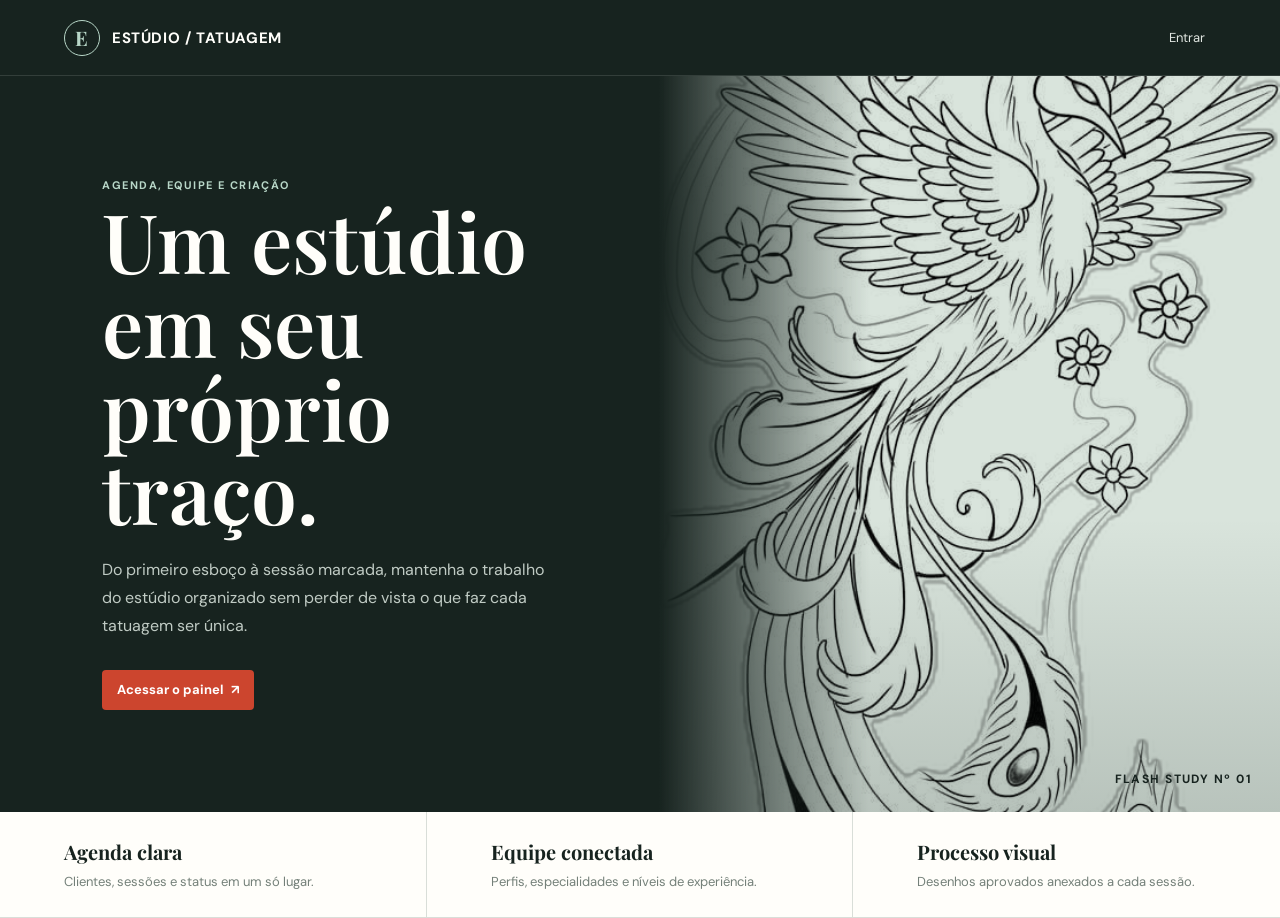
<file: frontend/index.html>
<!DOCTYPE html>
<html lang="pt-BR">
<head>
  <meta charset="UTF-8">
  <meta name="viewport" content="width=device-width, initial-scale=1">
  <meta name="theme-color" content="#17231f">
  <title>Estúdio | Gestão de tatuagem</title>
  <link rel="stylesheet" href="css/app.css">
</head>
<body>
  <header class="site-header">
    <a class="brand" href="index.html"><span class="brand-mark">E</span><span>ESTÚDIO / TATUAGEM</span></a>
    <nav class="site-nav" aria-label="Navegação principal"><a href="login.html">Entrar</a></nav>
  </header>
  <main>
    <section class="hero">
      <div class="hero-copy">
        <p class="eyebrow">Agenda, equipe e criação</p>
        <h1>Um estúdio<br>em seu próprio traço.</h1>
        <p>Do primeiro esboço à sessão marcada, mantenha o trabalho do estúdio organizado sem perder de vista o que faz cada tatuagem ser única.</p>
        <div class="hero-actions"><a class="button primary" href="login.html">Acessar o painel <span aria-hidden="true">↗</span></a></div>
      </div>
      <div class="hero-art"><img src="../aulas/desenhostatuagens/fenix.png" alt="Desenho de uma fênix em estilo tradicional de tatuagem"><span class="hero-index">FLASH STUDY Nº 01</span></div>
    </section>
    <section class="intro-band" aria-label="Áreas do sistema">
      <div class="intro-item"><strong>Agenda clara</strong><span>Clientes, sessões e status em um só lugar.</span></div>
      <div class="intro-item"><strong>Equipe conectada</strong><span>Perfis, especialidades e níveis de experiência.</span></div>
      <div class="intro-item"><strong>Processo visual</strong><span>Desenhos aprovados anexados a cada sessão.</span></div>
    </section>
  </main>
</body>
</html>
</file>
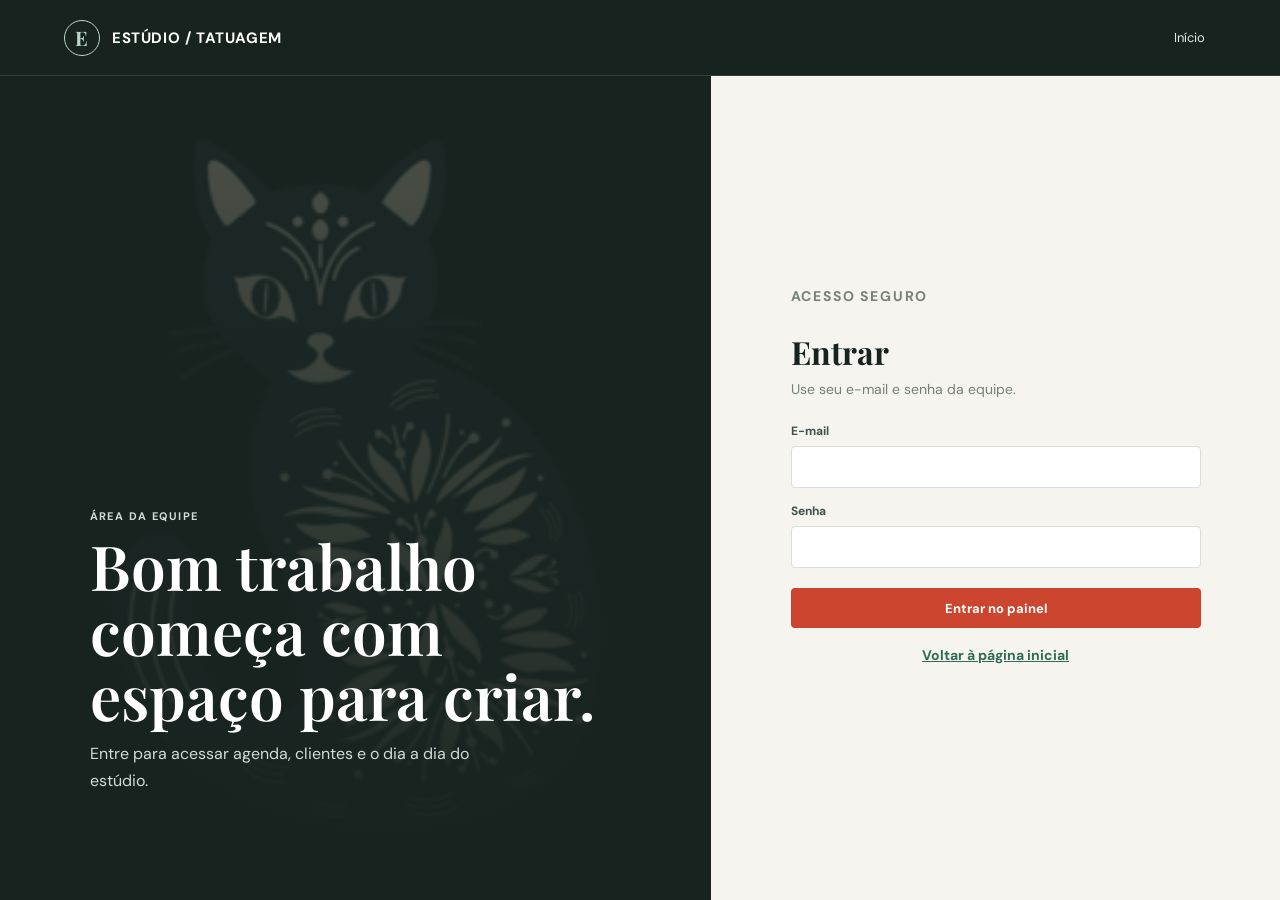
<file: frontend/cadastro.html>
<!DOCTYPE html>
<html lang="pt-BR">
<head>
  <meta charset="UTF-8">
  <meta name="viewport" content="width=device-width, initial-scale=1">
  <title>Novo funcionário | Estúdio</title>
  <link rel="stylesheet" href="css/app.css">
</head>
<body>
  <div id="nav-root"></div>
  <main class="page-shell">
    <div class="page-heading"><div><p class="eyebrow">Equipe do estúdio</p><h1>Novo funcionário</h1><p>Crie uma conta para alguém da equipe.</p></div></div>
    <div id="mensagem" class="alert notice" role="alert"></div>
    <section class="panel form-panel"><form id="form-cadastro" class="form-grid">
      <div class="field wide"><label for="nome">Nome</label><input id="nome" maxlength="100" autocomplete="name" required></div>
      <div class="field wide"><label for="email">E-mail</label><input id="email" type="email" maxlength="150" autocomplete="email" required></div>
      <div class="field wide"><label for="senha">Senha inicial</label><input id="senha" type="password" minlength="8" maxlength="72" autocomplete="new-password" required><p class="field-help">Mínimo de 8 caracteres.</p></div>
      <div class="form-actions"><button class="button primary" type="submit">Criar funcionário</button><a class="button secondary" href="dashboard.html">Cancelar</a></div>
    </form></section>
  </main>
  <script src="js/auth.js"></script><script src="js/app.js"></script><script src="js/cadastro.js"></script>
</body>
</html>
</file>
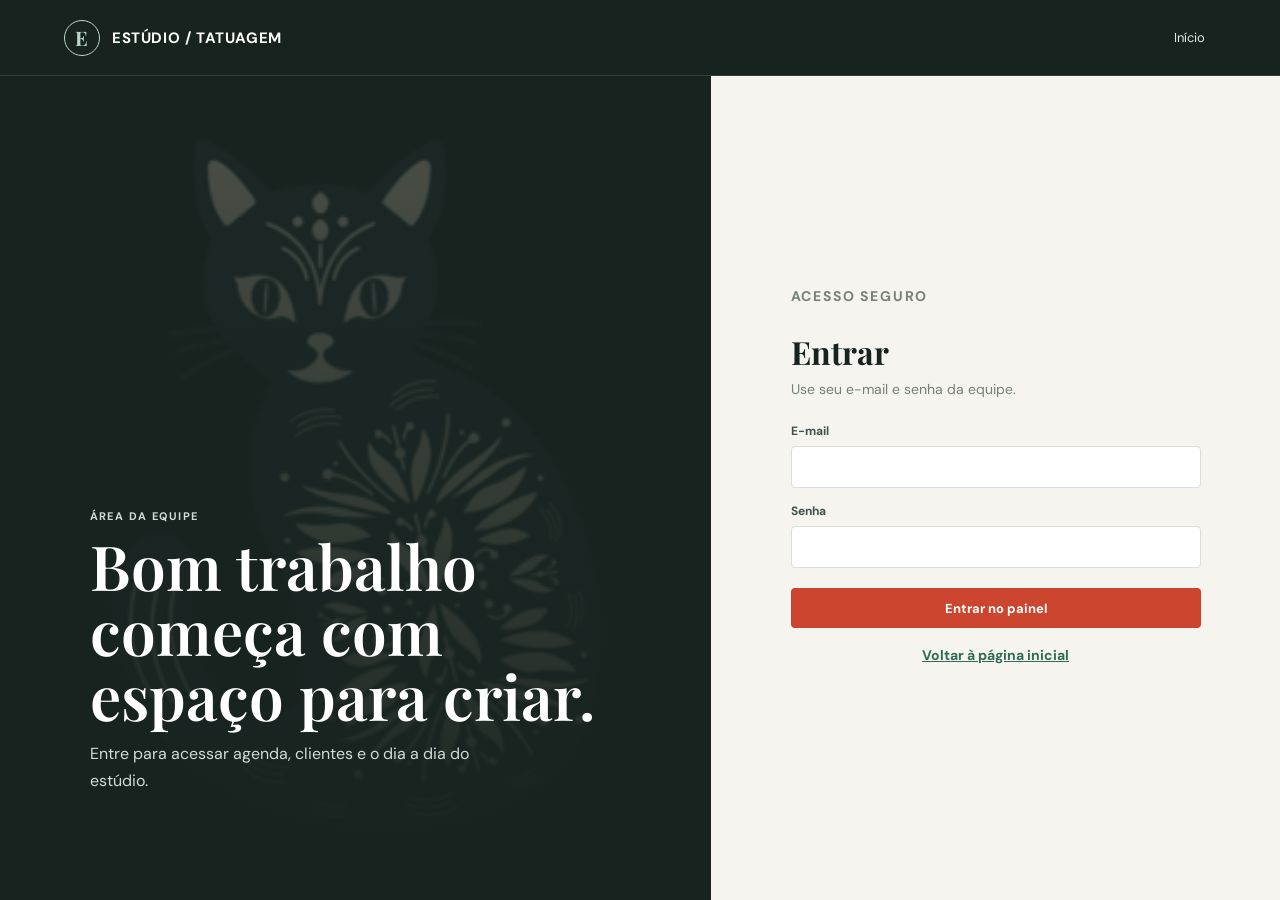
<file: frontend/clientes.html>
<!DOCTYPE html>
<html lang="pt-BR">
<head>
  <meta charset="UTF-8">
  <meta name="viewport" content="width=device-width, initial-scale=1">
  <title>Clientes | Estúdio</title>
  <link rel="stylesheet" href="css/app.css">
</head>
<body>
  <div id="nav-root"></div>
  <main class="page-shell">
    <div class="page-heading"><div><p class="eyebrow">Relacionamento</p><h1>Clientes</h1><p>Informações e histórico de quem passa pelo estúdio.</p></div></div>
    <div id="mensagem" class="alert notice" role="alert"></div>
    <section class="panel form-panel"><form id="form-cliente" class="form-grid">
      <div class="field wide"><label for="nome">Nome</label><input id="nome" maxlength="100" required></div>
      <div class="field"><label for="cpf">CPF</label><input id="cpf" inputmode="numeric" pattern="[0-9]{11}" maxlength="11" placeholder="11 números" required></div>
      <div class="field"><label for="telefone">Telefone</label><input id="telefone" maxlength="20" autocomplete="tel"></div>
      <div class="field"><label for="cidade">Cidade</label><input id="cidade" maxlength="100"></div>
      <div class="field"><label for="uf">UF</label><input id="uf" maxlength="2" pattern="[A-Za-z]{2}" placeholder="SP"></div>
      <div class="form-actions"><button id="btn-submit" class="button primary" type="submit">Cadastrar cliente</button><button id="btn-cancelar" class="button secondary" type="button" hidden>Cancelar</button></div>
    </form></section>
    <section class="panel"><div class="table-wrap"><table><thead><tr><th>ID</th><th>Nome</th><th>CPF</th><th>Telefone</th><th>Cidade</th><th>UF</th><th>Ações</th></tr></thead><tbody id="corpo-tabela"><tr><td colspan="7" class="empty-state">Carregando clientes...</td></tr></tbody></table></div></section>
  </main>
  <script src="js/auth.js"></script><script src="js/app.js"></script><script src="js/clientes.js"></script>
</body>
</html>
</file>
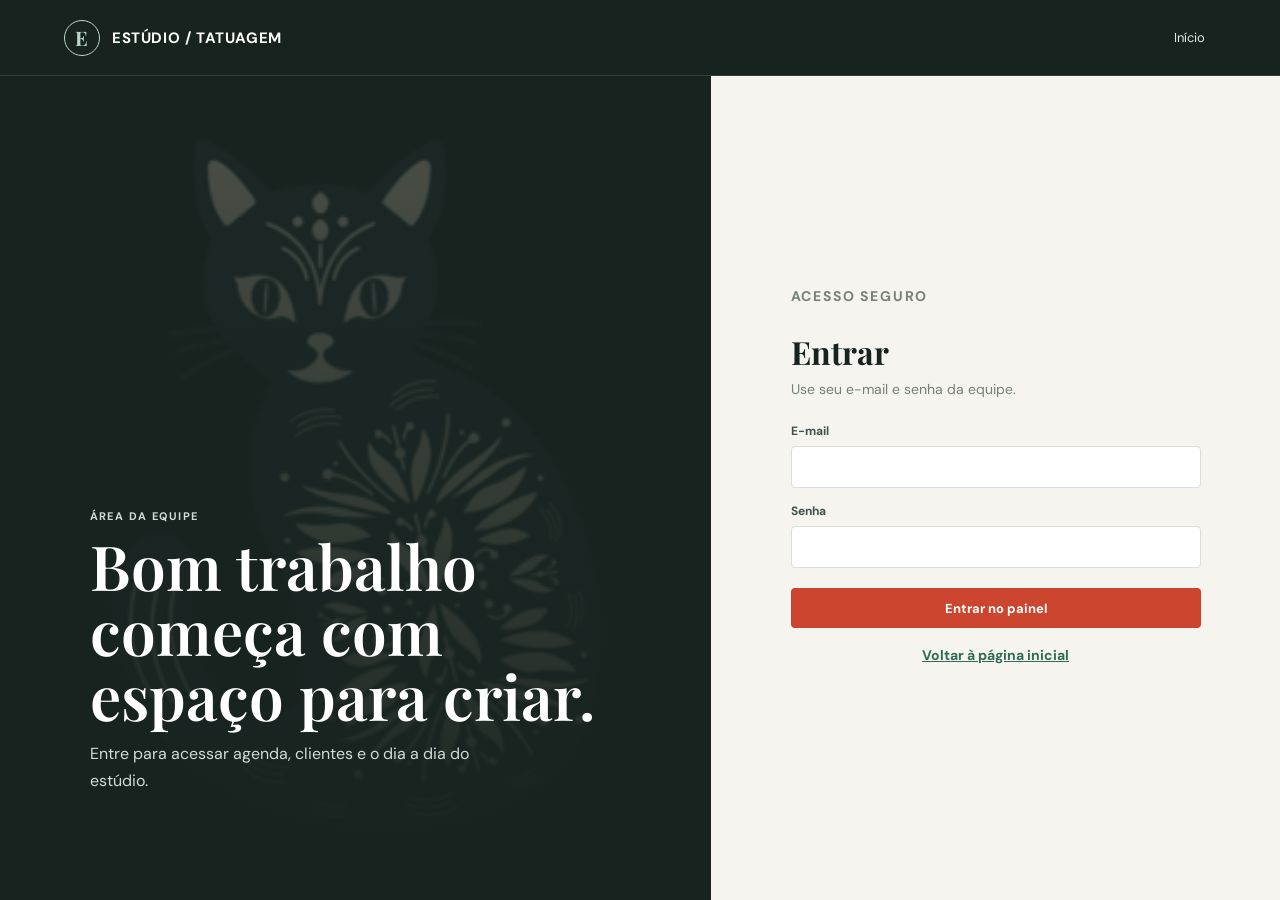
<file: frontend/dashboard.html>
<!DOCTYPE html>
<html lang="pt-BR">
<head>
  <meta charset="UTF-8">
  <meta name="viewport" content="width=device-width, initial-scale=1">
  <title>Painel | Estúdio</title>
  <link rel="stylesheet" href="css/app.css">
</head>
<body>
  <div id="nav-root"></div>
  <main class="page-shell">
    <section class="dashboard-welcome"><div><p class="eyebrow">Visão geral</p><h1 class="display-title">Seu estúdio, em dia.</h1><p>Acompanhe os cadastros e organize as próximas sessões.</p></div><p id="data-hoje" class="eyebrow"></p></section>
    <section class="metric-grid" aria-label="Resumo do estúdio">
      <div class="metric"><span>Clientes</span><strong id="total-clientes">—</strong></div>
      <div class="metric"><span>Tatuadores</span><strong id="total-tatuadores">—</strong></div>
      <div class="metric"><span>Agendamentos</span><strong id="total-agendamentos">—</strong></div>
      <div class="metric"><span>Pendentes</span><strong id="total-pendentes">—</strong></div>
    </section>
    <h2 class="dashboard-section-title">Acessar área <span class="eyebrow">01 — 06</span></h2>
    <section class="module-grid">
      <a class="module-link" href="agendamentos.html"><span>01 / ATENDIMENTO</span><strong>Agendamentos</strong><i aria-hidden="true">↗</i></a>
      <a class="module-link" href="clientes.html"><span>02 / RELACIONAMENTO</span><strong>Clientes</strong><i aria-hidden="true">↗</i></a>
      <a class="module-link" href="tatuadores.html"><span>03 / EQUIPE</span><strong>Tatuadores</strong><i aria-hidden="true">↗</i></a>
      <a class="module-link" href="senioridade.html"><span>04 / EQUIPE</span><strong>Senioridade</strong><i aria-hidden="true">↗</i></a>
      <a class="module-link" href="estilos.html"><span>05 / CATÁLOGO</span><strong>Estilos</strong><i aria-hidden="true">↗</i></a>
      <a class="module-link" id="atalho-funcionario" href="cadastro.html" hidden><span>06 / ADMINISTRAÇÃO</span><strong>Novo funcionário</strong><i aria-hidden="true">↗</i></a>
    </section>
  </main>
  <script src="js/auth.js"></script><script src="js/app.js"></script><script src="js/dashboard.js"></script>
</body>
</html>
</file>
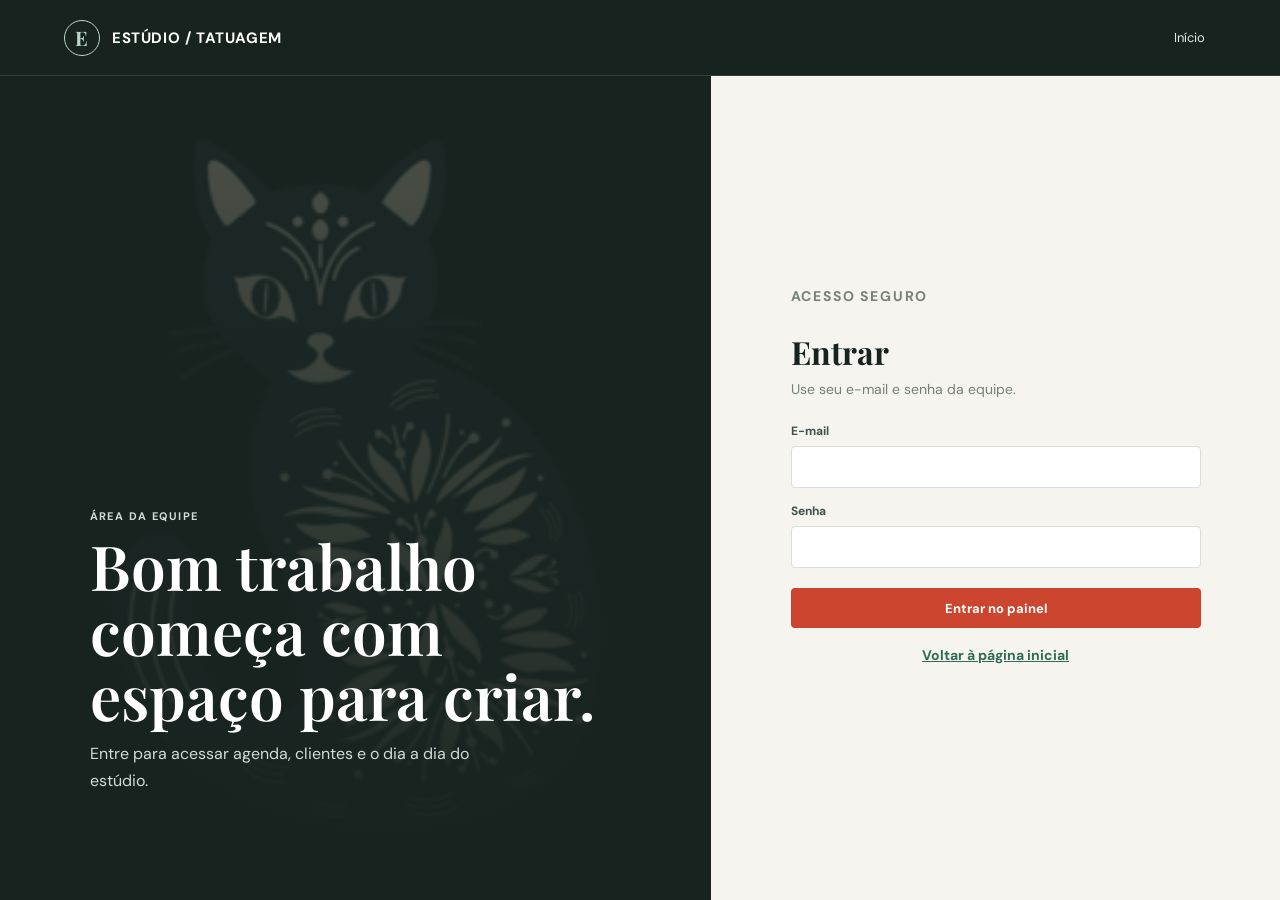
<file: frontend/login.html>
<!DOCTYPE html>
<html lang="pt-BR">
<head>
  <meta charset="UTF-8">
  <meta name="viewport" content="width=device-width, initial-scale=1">
  <title>Entrar | Estúdio</title>
  <link rel="stylesheet" href="css/app.css">
</head>
<body>
  <header class="site-header"><a class="brand" href="index.html"><span class="brand-mark">E</span><span>ESTÚDIO / TATUAGEM</span></a><nav class="site-nav"><a href="index.html">Início</a></nav></header>
  <main class="auth-layout">
    <aside class="auth-aside"><img src="../aulas/desenhostatuagens/gatinho2.webp" alt="Ilustração para tatuagem"><p class="eyebrow">Área da equipe</p><h1>Bom trabalho começa com espaço para criar.</h1><p>Entre para acessar agenda, clientes e o dia a dia do estúdio.</p></aside>
    <section class="auth-main"><div class="auth-card"><p class="eyebrow">Acesso seguro</p><h2>Entrar</h2><p>Use seu e-mail e senha da equipe.</p><div id="mensagem" class="alert" role="alert"></div><form id="form-login" class="auth-form">
      <div class="field full"><label for="email">E-mail</label><input id="email" type="email" autocomplete="username" required></div>
      <div class="field full"><label for="senha">Senha</label><input id="senha" type="password" autocomplete="current-password" required></div>
      <button class="button primary" type="submit">Entrar no painel</button>
    </form><p class="auth-foot"><a href="index.html">Voltar à página inicial</a></p></div></section>
  </main>
  <script src="js/auth.js"></script><script src="js/app.js"></script><script src="js/login.js"></script>
</body>
</html>
</file>
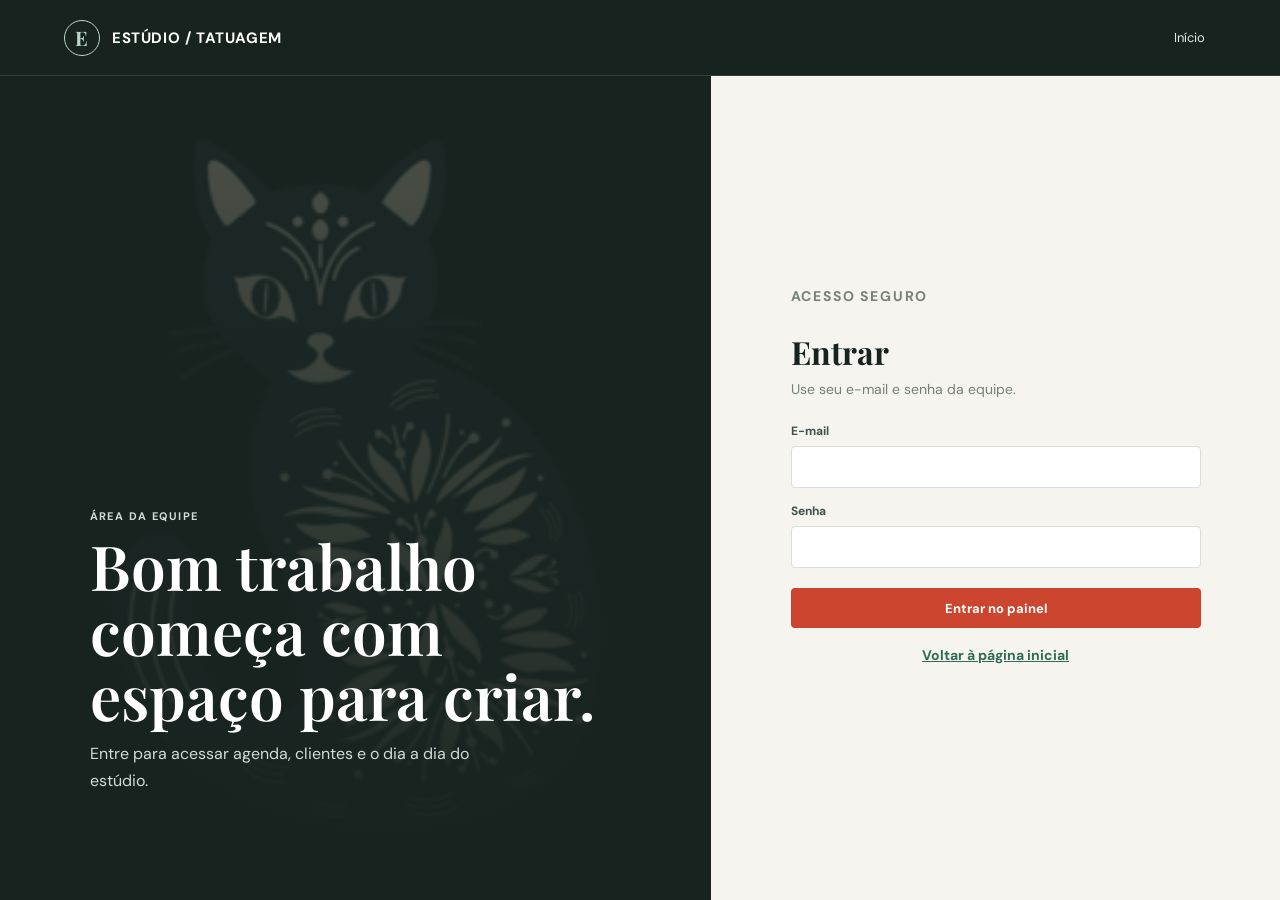
<file: frontend/senioridade.html>
<!DOCTYPE html>
<html lang="pt-BR">
<head>
  <meta charset="UTF-8">
  <meta name="viewport" content="width=device-width, initial-scale=1">
  <title>Senioridade | Estúdio</title>
  <link rel="stylesheet" href="css/app.css">
</head>
<body>
  <div id="nav-root"></div>
  <main class="page-shell">
    <div class="page-heading"><div><p class="eyebrow">Equipe</p><h1>Senioridade</h1><p>Níveis de experiência disponíveis para os tatuadores.</p></div></div>
    <div id="mensagem" class="alert notice" role="alert"></div>
    <section class="panel form-panel"><form id="form-senioridade" class="form-grid">
      <div class="field wide"><label for="nome">Nome do nível</label><input id="nome" maxlength="50" placeholder="Ex.: Júnior" required></div>
      <div class="form-actions"><button id="btn-submit" class="button primary" type="submit">Adicionar nível</button><button id="btn-cancelar" class="button secondary" type="button" hidden>Cancelar</button></div>
    </form></section>
    <section class="panel"><div class="table-wrap"><table><thead><tr><th>ID</th><th>Nome</th><th>Ações</th></tr></thead><tbody id="corpo-tabela"><tr><td colspan="3" class="empty-state">Carregando níveis...</td></tr></tbody></table></div></section>
  </main>
  <script src="js/auth.js"></script><script src="js/app.js"></script><script src="js/senioridade.js"></script>
</body>
</html>
</file>
<file: frontend/css/app.css>
@import url('https://fonts.googleapis.com/css2?family=DM+Sans:wght@400;500;600;700&family=Playfair+Display:wght@500;600;700&display=swap');

:root {
  color-scheme: light;
  --ink: #17231f;
  --ink-soft: #3f514b;
  --paper: #f5f4ef;
  --surface: #fffefa;
  --line: #d9ded8;
  --muted: #748079;
  --accent: #cc452e;
  --accent-dark: #a93421;
  --mint: #b8d7c8;
  --mint-dark: #316b55;
  --danger: #b43b30;
  --shadow: 0 18px 50px rgb(23 35 31 / 9%);
  font-family: 'DM Sans', 'Segoe UI', sans-serif;
  font-synthesis: none;
  text-rendering: optimizeLegibility;
}

* { box-sizing: border-box; }

body {
  min-width: 320px;
  margin: 0;
  background: var(--paper);
  color: var(--ink);
}

button, input, select, textarea { font: inherit; }
button, a { -webkit-tap-highlight-color: transparent; }
a { color: inherit; }

.site-header {
  position: relative;
  z-index: 2;
  display: flex;
  align-items: center;
  justify-content: space-between;
  min-height: 76px;
  padding: 0 clamp(20px, 5vw, 76px);
  border-bottom: 1px solid rgb(255 255 255 / 12%);
  background: var(--ink);
  color: var(--surface);
}

.brand {
  display: inline-flex;
  align-items: center;
  gap: 12px;
  text-decoration: none;
  font-size: 15px;
  font-weight: 700;
  letter-spacing: .04em;
}

.brand-mark {
  display: grid;
  width: 36px;
  aspect-ratio: 1;
  place-items: center;
  border: 1px solid var(--mint);
  border-radius: 50%;
  color: var(--mint);
  font-family: 'Playfair Display', Georgia, serif;
  font-size: 20px;
}

.site-nav { display: flex; align-items: center; gap: 7px; }
.site-nav a, .site-nav button {
  padding: 9px 11px;
  border: 0;
  border-radius: 4px;
  background: transparent;
  color: #e1e6e1;
  cursor: pointer;
  font-size: 13px;
  text-decoration: none;
}
.site-nav a:hover, .site-nav button:hover, .site-nav a[aria-current="page"] {
  background: rgb(255 255 255 / 10%);
  color: white;
}

.page-shell { width: min(1240px, calc(100% - 48px)); margin: 42px auto 80px; }
.page-heading { display: flex; align-items: end; justify-content: space-between; gap: 24px; margin-bottom: 25px; }
.eyebrow { margin: 0 0 7px; color: var(--mint-dark); font-size: 11px; font-weight: 700; letter-spacing: .13em; text-transform: uppercase; }
h1, h2, h3, p { margin-top: 0; }
h1, .display-title { font-family: 'Playfair Display', Georgia, serif; font-weight: 600; }
.page-heading h1 { margin-bottom: 3px; font-size: clamp(30px, 4vw, 43px); }
.page-heading p { margin: 0; color: var(--muted); font-size: 14px; }

.panel { border: 1px solid var(--line); border-radius: 6px; background: var(--surface); }
.form-panel { padding: 22px; margin-bottom: 20px; }
.form-grid { display: grid; grid-template-columns: repeat(12, minmax(0, 1fr)); gap: 15px; align-items: end; }
.field { grid-column: span 3; min-width: 0; }
.field.wide { grid-column: span 6; }
.field.full { grid-column: 1 / -1; }
.field label { display: block; margin: 0 0 7px; color: var(--ink-soft); font-size: 12px; font-weight: 700; }
.field input, .field select, .field textarea {
  width: 100%;
  min-height: 42px;
  padding: 10px 12px;
  border: 1px solid var(--line);
  border-radius: 4px;
  outline: none;
  background: white;
  color: var(--ink);
  font-size: 14px;
}
.field textarea { min-height: 82px; resize: vertical; }
.field input:focus, .field select:focus, .field textarea:focus { border-color: var(--mint-dark); box-shadow: 0 0 0 3px rgb(49 107 85 / 12%); }
.field input[type="file"] { padding: 7px; }
.field-help { margin: 6px 0 0; color: var(--muted); font-size: 11px; }

.button {
  display: inline-flex;
  min-height: 40px;
  align-items: center;
  justify-content: center;
  gap: 8px;
  padding: 9px 14px;
  border: 1px solid transparent;
  border-radius: 4px;
  background: var(--ink);
  color: white;
  cursor: pointer;
  font-size: 13px;
  font-weight: 700;
  text-decoration: none;
  transition: background .16s ease, transform .16s ease;
}
.button:hover { transform: translateY(-1px); background: var(--ink-soft); }
.button.primary { background: var(--accent); }
.button.primary:hover { background: var(--accent-dark); }
.button.secondary { border-color: var(--line); background: transparent; color: var(--ink); }
.button.secondary:hover { background: #eef1ec; }
.button.danger { border-color: #e7bcb7; background: #fff7f5; color: var(--danger); }
.button.small { min-height: 31px; padding: 5px 9px; font-size: 12px; }
.button:disabled { cursor: wait; opacity: .6; transform: none; }
.form-actions { display: flex; gap: 9px; grid-column: span 3; }

.table-wrap { overflow-x: auto; }
table { width: 100%; border-collapse: collapse; font-size: 13px; }
thead { background: #edf0eb; color: var(--ink-soft); text-align: left; }
th, td { padding: 13px 15px; border-bottom: 1px solid #e8ebe6; white-space: nowrap; }
th { font-size: 11px; font-weight: 700; letter-spacing: .04em; text-transform: uppercase; }
tbody tr:last-child td { border-bottom: 0; }
tbody tr:hover { background: #fafbf8; }
.row-actions { display: flex; gap: 7px; }
.empty-state { padding: 38px 18px; color: var(--muted); text-align: center; }
.alert { padding: 12px 14px; border: 1px solid #e7bcb7; border-radius: 4px; background: #fff3f0; color: #812e25; font-size: 13px; }
.alert:empty { display: none; }
.alert.success { border-color: #bad5c8; background: #f0f8f3; color: var(--mint-dark); }
.notice { margin: 0 0 18px; }
.thumbnail { width: 52px; height: 52px; border: 1px solid var(--line); border-radius: 4px; object-fit: cover; }
.check-list { display: flex; flex-wrap: wrap; gap: 8px; }
.check-option { display: inline-flex; align-items: center; gap: 8px; padding: 8px 10px; border: 1px solid var(--line); border-radius: 4px; background: white; font-size: 13px; }
.check-option input { accent-color: var(--mint-dark); }
.status { display: inline-block; padding: 5px 8px; border-radius: 3px; background: #edf0eb; color: var(--ink-soft); font-size: 11px; font-weight: 700; text-transform: capitalize; }
.status.confirmado { background: #e5f1ea; color: #286044; }
.status.concluido { background: #e6ecef; color: #405c69; }
.status.cancelado { background: #f8e9e6; color: #9b3d31; }

.hero {
  position: relative;
  display: grid;
  min-height: min(690px, calc(100vh - 76px));
  grid-template-columns: 1.03fr .97fr;
  overflow: hidden;
  background: var(--ink);
  color: var(--surface);
}
.hero-copy { z-index: 1; display: flex; flex-direction: column; justify-content: center; padding: clamp(42px, 8vw, 112px); }
.hero .eyebrow { color: var(--mint); }
.hero h1 { max-width: 680px; margin-bottom: 22px; font-size: clamp(44px, 6.5vw, 82px); line-height: 1.02; }
.hero-copy > p:not(.eyebrow) { max-width: 480px; margin-bottom: 30px; color: #c0cbc4; font-size: 16px; line-height: 1.75; }
.hero-actions { display: flex; flex-wrap: wrap; gap: 11px; }
.hero-art { position: relative; min-height: 420px; overflow: hidden; background: #d9e4dc; }
.hero-art img { width: 100%; height: 100%; position: absolute; inset: 0; object-fit: cover; object-position: center 43%; mix-blend-mode: multiply; }
.hero-art::after { position: absolute; inset: 0; background: linear-gradient(90deg, var(--ink) 0%, transparent 34%), linear-gradient(0deg, rgb(23 35 31 / 17%), transparent 40%); content: ''; }
.hero-index { position: absolute; z-index: 1; right: 28px; bottom: 25px; color: var(--ink); font-size: 12px; font-weight: 700; letter-spacing: .12em; }
.intro-band { display: grid; grid-template-columns: 1fr 1fr 1fr; gap: 0; border-bottom: 1px solid var(--line); background: var(--surface); }
.intro-item { padding: 26px clamp(20px, 5vw, 70px); border-right: 1px solid var(--line); }
.intro-item:last-child { border-right: 0; }
.intro-item strong { display: block; margin-bottom: 5px; font-family: 'Playfair Display', Georgia, serif; font-size: 20px; }
.intro-item span { color: var(--muted); font-size: 13px; }

.auth-layout { display: grid; min-height: calc(100vh - 76px); grid-template-columns: minmax(0, 1fr) minmax(360px, .8fr); }
.auth-aside { position: relative; display: flex; flex-direction: column; justify-content: end; min-height: 500px; overflow: hidden; padding: clamp(32px, 7vw, 90px); background: var(--ink); color: white; }
.auth-aside img { position: absolute; inset: 0; width: 100%; height: 100%; object-fit: cover; opacity: .27; mix-blend-mode: screen; }
.auth-aside::after { position: absolute; inset: 0; background: linear-gradient(0deg, rgb(23 35 31 / 94%), rgb(23 35 31 / 14%)); content: ''; }
.auth-aside > *:not(img) { position: relative; z-index: 1; }
.auth-aside h1 { max-width: 580px; margin-bottom: 12px; font-size: clamp(38px, 5vw, 62px); line-height: 1.05; }
.auth-aside p { max-width: 430px; color: #d2dbd5; line-height: 1.7; }
.auth-main { display: grid; place-items: center; padding: 38px 24px; }
.auth-card { width: min(410px, 100%); }
.auth-card h2 { margin-bottom: 7px; font-family: 'Playfair Display', Georgia, serif; font-size: 32px; }
.auth-card > p { margin-bottom: 25px; color: var(--muted); font-size: 14px; }
.auth-form { display: grid; gap: 15px; }
.auth-form .button { width: 100%; margin-top: 5px; }
.auth-foot { margin-top: 18px; color: var(--muted); font-size: 13px; text-align: center; }
.auth-foot a { color: var(--mint-dark); font-weight: 700; }

.dashboard-welcome { display: flex; align-items: end; justify-content: space-between; gap: 24px; padding: 30px 0 25px; }
.dashboard-welcome h1 { margin-bottom: 5px; font-size: 42px; }
.dashboard-welcome p { margin-bottom: 0; color: var(--muted); }
.metric-grid { display: grid; grid-template-columns: repeat(4, 1fr); gap: 12px; margin-bottom: 30px; }
.metric { padding: 17px 19px; border: 1px solid var(--line); border-radius: 5px; background: var(--surface); }
.metric span { display: block; margin-bottom: 12px; color: var(--muted); font-size: 12px; }
.metric strong { font-family: 'Playfair Display', Georgia, serif; font-size: 31px; }
.dashboard-section-title { display: flex; align-items: center; justify-content: space-between; margin: 0 0 14px; font-family: 'Playfair Display', Georgia, serif; font-size: 23px; }
.module-grid { display: grid; grid-template-columns: repeat(3, 1fr); gap: 12px; }
.module-link { display: flex; min-height: 128px; flex-direction: column; justify-content: space-between; padding: 18px; border: 1px solid var(--line); border-radius: 5px; background: var(--surface); text-decoration: none; transition: border-color .15s, transform .15s; }
.module-link:hover { transform: translateY(-2px); border-color: var(--mint-dark); }
.module-link span { color: var(--muted); font-size: 12px; }
.module-link strong { font-family: 'Playfair Display', Georgia, serif; font-size: 21px; }
.module-link i { color: var(--accent); font-size: 20px; font-style: normal; }
.loading { color: var(--muted); }

@media (max-width: 820px) {
  .site-header { align-items: flex-start; flex-direction: column; gap: 10px; padding-top: 14px; padding-bottom: 12px; }
  .site-nav { width: 100%; overflow-x: auto; }
  .site-nav a, .site-nav button { flex: 0 0 auto; }
  .hero { grid-template-columns: 1fr; }
  .hero-copy { min-height: 470px; padding: 46px 30px; }
  .hero-art { min-height: 330px; }
  .hero-art::after { background: linear-gradient(0deg, var(--ink) 0%, transparent 40%); }
  .intro-band { grid-template-columns: 1fr; }
  .intro-item { border-right: 0; border-bottom: 1px solid var(--line); }
  .auth-layout { grid-template-columns: 1fr; }
  .auth-aside { min-height: 300px; }
  .metric-grid { grid-template-columns: repeat(2, 1fr); }
  .module-grid { grid-template-columns: repeat(2, 1fr); }
  .field { grid-column: span 6; }
  .field.wide { grid-column: span 12; }
  .form-actions { grid-column: span 6; }
}

@media (max-width: 540px) {
  .page-shell { width: calc(100% - 28px); margin-top: 28px; }
  .page-heading { align-items: flex-start; flex-direction: column; }
  .form-panel { padding: 15px; }
  .field, .field.wide, .form-actions { grid-column: 1 / -1; }
  .form-actions .button { flex: 1; }
  .metric-grid { gap: 8px; }
  .metric { padding: 13px; }
  .metric strong { font-size: 27px; }
  .module-grid { grid-template-columns: 1fr; }
  .dashboard-welcome { align-items: flex-start; flex-direction: column; }
  .hero h1 { font-size: 48px; }
  th, td { padding: 11px 12px; }
}

@media (prefers-reduced-motion: reduce) {
  *, *::before, *::after { scroll-behavior: auto !important; transition-duration: .01ms !important; }
}
</file>
